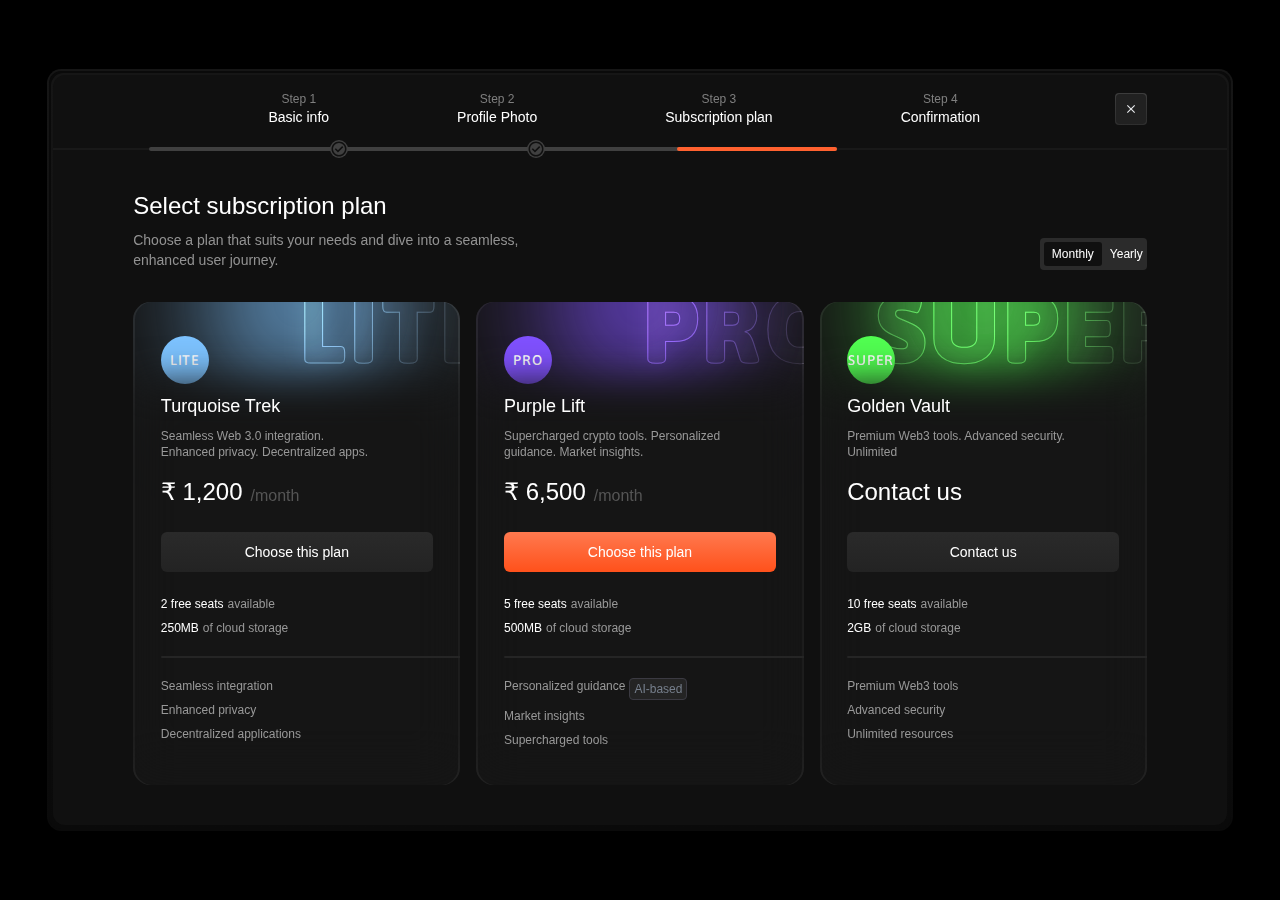
<file: subscription-page-01/html-css-js/index.html>
<!DOCTYPE html>
<html lang="en">

<head>
    <meta charset="UTF-8">
    <meta name="viewport" content="width=device-width, initial-scale=1.0">
    <title>Subscription Page</title>
    <link href="https://fonts.googleapis.com/css2?family=Asap:ital,wght@0,100..900;1,100..900&display=swap"
        rel="stylesheet">
    <link rel="stylesheet" href="./styles.css">
</head>

<body>
    <main class="subscription_page">
        <!-- other border -->
        <div class="outer_bg_border">
            <div class="inner_bg_border">
                <div class="inner_bg_border2">
                    <!-- header navigation -->
                    <div class="header_navigation">
                        <div>
                            <div class="items_horizontal_between">
                                <div class=""></div>
                                <div class="header_nav">
                                    <div class="items_vertical">
                                        <div class="header_nav_item1">Step 1</div>
                                        <div class="header_nav_item2">Basic info</div>
                                    </div>
                                    <div class="items_vertical">
                                        <div class="header_nav_item1">Step 2</div>
                                        <div class="header_nav_item2">Profile Photo</div>
                                    </div>
                                    <div class="items_vertical">
                                        <div class="header_nav_item1">Step 3</div>
                                        <div class="header_nav_item2">Subscription plan</div>
                                    </div>
                                    <div class="items_vertical">
                                        <div class="header_nav_item1">Step 4</div>
                                        <div class="header_nav_item2">Confirmation</div>
                                    </div>
                                </div>
                                <div class="header_nav_close_button">
                                    <div class="nav_close">
                                        <svg xmlns="http://www.w3.org/2000/svg" height="14px" viewBox="0 -960 960 960"
                                            width="14px" fill="#e8eaed">
                                            <path
                                                d="m256-200-56-56 224-224-224-224 56-56 224 224 224-224 56 56-224 224 224 224-56 56-224-224-224 224Z" />
                                        </svg>
                                    </div>
                                </div>
                            </div>
                        </div>
                        <!-- progress tracker -->
                        <div class="nav_progress_tracker">
                            <div class="nav_progress_tracker_item1">
                                <svg xmlns="http://www.w3.org/2000/svg" height="18px" viewBox="0 -960 960 960"
                                    width="18px" fill="#101010">
                                    <path
                                        d="m424-296 282-282-56-56-226 226-114-114-56 56 170 170Zm56 216q-83 0-156-31.5T197-197q-54-54-85.5-127T80-480q0-83 31.5-156T197-763q54-54 127-85.5T480-880q83 0 156 31.5T763-763q54 54 85.5 127T880-480q0 83-31.5 156T763-197q-54 54-127 85.5T480-80Zm0-80q134 0 227-93t93-227q0-134-93-227t-227-93q-134 0-227 93t-93 227q0 134 93 227t227 93Zm0-320Z" />
                                </svg>
                            </div>
                            <div class="nav_progress_tracker_item2">
                                <svg xmlns="http://www.w3.org/2000/svg" height="18px" viewBox="0 -960 960 960"
                                    width="18px" fill="#101010">
                                    <path
                                        d="m424-296 282-282-56-56-226 226-114-114-56 56 170 170Zm56 216q-83 0-156-31.5T197-197q-54-54-85.5-127T80-480q0-83 31.5-156T197-763q54-54 127-85.5T480-880q83 0 156 31.5T763-763q54 54 85.5 127T880-480q0 83-31.5 156T763-197q-54 54-127 85.5T480-80Zm0-80q134 0 227-93t93-227q0-134-93-227t-227-93q-134 0-227 93t-93 227q0 134 93 227t227 93Zm0-320Z" />
                                </svg>
                            </div>
                            <div class="nav_progress_highlighter"></div>
                        </div>
                    </div>

                    <!-- subscription card section -->
                    <div class="subscription_card_section">
                        <div>
                            <!-- subscription text section -->
                            <div class="subscription_card_section_top_text">
                                <div class="top_text_item1">Select subscription plan</div>
                                <div class="top_text_item2">Choose a plan that suits your needs and dive into a
                                    seamless, enhanced user journey.</div>
                                <div class="monthly_yearly_toggle">
                                    <div class="items_horizontal_between monthly_yearly_toggle_gap">
                                        <div class="monthly_yearly_toggle_Monthly">Monthly</div>
                                        <div>Yearly</div>
                                    </div>
                                </div>
                            </div>
                        </div>

                        <!-- subscription cards section -->
                        <div class="subscription_cards">

                            <!-- subscription card 1 -->
                            <div>
                                <div class="card_bg_border">
                                    <div class="card_bg_body">
                                        <!-- top blur effect -->
                                        <div class="card_select_none">
                                            <div class="card_blur_effect lite"></div>
                                            <div class="subscription_card_section_top_text asap-500">
                                                <div class="card_blur_effect_text">LITE</div>
                                                <div class="card_blur_effect_text_glow">LITE</div>
                                            </div>
                                        </div>

                                        <!-- card body -->
                                        <div class="card_body">
                                            <!-- card icon  -->
                                            <div class="card_body_icon lite asap-500">LITE</div>

                                            <!-- card section -->
                                            <div class="card_section">
                                                <div class="card_section_title">Turquoise Trek</div>
                                                <div class="card_section_subtitle">
                                                    <div>Seamless Web 3.0 integration.</div>
                                                    <div>Enhanced privacy. Decentralized apps.</div>
                                                </div>
                                                <div class="card_section_price">&#8377; 1,200
                                                    <div class="card_section_price_tenure">/month</div>
                                                </div>
                                                <div
                                                    class="card_section_choose_plan card_section_choose_plan_hover_orange">
                                                    Choose this plan</div>

                                                <div class="card_section_lists">
                                                    <div class="card_section_lists_item1">
                                                        <div class="card_section_lists_item2">2 free seats</div>
                                                        available
                                                    </div>
                                                    <div class="card_section_lists_item1">
                                                        <div class="card_section_lists_item2">250MB</div> of cloud
                                                        storage
                                                    </div>
                                                </div>

                                                <!-- divider -->
                                                <div class="card_section_list_divider"></div>
                                                <div class="card_section_lists">
                                                    <div class="card_section_lists_item1">Seamless integration</div>
                                                    <div class="card_section_lists_item1">Enhanced privacy</div>
                                                    <div class="card_section_lists_item1">Decentralized applications
                                                    </div>
                                                </div>
                                            </div>
                                            <div class="card_section_blur_bg"></div>
                                        </div>
                                    </div>
                                </div>
                            </div>

                            <!-- subscription card 2 -->
                            <div>
                                <div class="card_bg_border">
                                    <div class="flex-col items-center justify-center card_bg_body">
                                        <!-- top blur effect -->
                                        <div class="card_select_none">
                                            <div class="card_blur_effect pro"></div>
                                            <div class="subscription_card_section_top_text asap-500">
                                                <div class="card_blur_effect_text">PRO</div>
                                                <div class="card_blur_effect_text_glow">PRO</div>
                                            </div>
                                        </div>

                                        <!-- card body -->
                                        <div class="card_body">
                                            <!-- card icon  -->
                                            <div class="card_body_icon pro asap-500">PRO</div>

                                            <!-- card section -->
                                            <div class="card_section">
                                                <div class="card_section_title">Purple Lift</div>
                                                <div class="card_section_subtitle">
                                                    <div>Supercharged crypto tools. Personalized</div>
                                                    <div>guidance. Market insights.</div>
                                                </div>
                                                <div class="card_section_price">&#8377; 6,500
                                                    <div class="card_section_price_tenure">/month</div>
                                                </div>
                                                <div class="card_section_choose_plan card_section_choose_plan_orange">
                                                    Choose this plan</div>

                                                <div class="card_section_lists">
                                                    <div class="card_section_lists_item1">
                                                        <div class="card_section_lists_item2">5 free seats</div>
                                                        available
                                                    </div>
                                                    <div class="card_section_lists_item1">
                                                        <div class="card_section_lists_item2">500MB</div> of cloud
                                                        storage
                                                    </div>
                                                </div>

                                                <!-- divider -->
                                                <div class="card_section_list_divider"></div>
                                                <div class="card_section_lists">
                                                    <div class="card_section_lists_item1">Personalized guidance <div class="card_section_list_ai_based">AI-based</div></div>
                                                    <div class="card_section_lists_item1">Market insights</div>
                                                    <div class="card_section_lists_item1">Supercharged tools</div>
                                                </div>
                                            </div>
                                            <div class="card_section_blur_bg"></div>
                                        </div>
                                    </div>
                                </div>
                            </div>

                            <!-- subscription card 3 -->
                            <div>
                                <div class="card_bg_border">
                                    <div class="card_bg_body">
                                        <!-- top blur effect -->
                                        <div class="card_select_none">
                                            <div class="card_blur_effect super"></div>
                                            <div class="subscription_card_section_top_text asap-500">
                                                <div class="card_blur_effect_text">SUPER</div>
                                                <div class="card_blur_effect_text_glow">SUPER</div>
                                            </div>
                                        </div>

                                        <!-- card body -->
                                        <div class="card_body">
                                            <!-- card icon  -->
                                            <div class="card_body_icon super asap-500">SUPER</div>

                                            <!-- card section -->
                                            <div class="card_section">
                                                <div class="card_section_title">Golden Vault</div>
                                                <div class="card_section_subtitle">
                                                    <div>Premium Web3 tools. Advanced security.</div>
                                                    <div>Unlimited <resources class=""></resources></div>
                                                </div>
                                                <div class="card_section_price">Contact us</div>
                                                <div
                                                    class="card_section_choose_plan card_section_choose_plan_contact_us">
                                                    Contact us</div>

                                                <div class="card_section_lists">
                                                    <div class="card_section_lists_item1">
                                                        <div class="card_section_lists_item2">10 free seats</div>
                                                        available
                                                    </div>
                                                    <div class="card_section_lists_item1">
                                                        <div class="card_section_lists_item2">2GB</div> of cloud storage
                                                    </div>
                                                </div>

                                                <!-- divider -->
                                                <div class="card_section_list_divider"></div>
                                                <div class="card_section_lists">
                                                    <div class="card_section_lists_item1">Premium Web3 tools</div>
                                                    <div class="card_section_lists_item1">Advanced security</div>
                                                    <div class="card_section_lists_item1">Unlimited resources</div>
                                                </div>
                                            </div>
                                            <div class="card_section_blur_bg"></div>
                                        </div>
                                    </div>
                                </div>
                            </div>
                        </div>
                        <!-- end of subscription cards section -->
                    </div>
                    <!-- end of subscription card section -->
                </div>
            </div>
        </div>
    </main>
</body>

</html>
</file>
<file: subscription-page-01/html-css-js/styles.css>
@tailwind base;
@tailwind components;
@tailwind utilities;

body {
    padding: 0;
    margin: 0;
    box-sizing: border-box;
    font-family: Arial, Helvetica, sans-serif;
    font-optical-sizing: auto;
    font-style: normal;
}

.stroke-white {
    -webkit-text-stroke: 1px rgba(255, 255, 255, 1);
    /* Adjust the width and color as needed */
}

.asap-500 {
    font-family: "Asap", sans-serif;
    font-optical-sizing: auto;
    font-weight: 500;
    font-style: normal;
    font-variation-settings:
        "wdth" 100;
}

.subscription_page {
    display: flex;
    align-items: center;
    justify-content: center;
    background-color: #000;
    color: #fff;
    min-height: 100dvh;
}

.outer_bg_border {
    width: 100%;
    height: 100%;
    position: relative;
    padding: 0.125rem;
    margin-left: 15rem;
    margin-right: 15rem;
    border-radius: 0.9rem;
    background-image: linear-gradient(to bottom, #161616, #0a0a0a)
}

.inner_bg_border {
    display: flex;
    align-items: center;
    justify-content: center;
    padding: 0.125rem;
    background-color: #0a0a0a;
    border-radius: 0.75rem;
}

.inner_bg_border2 {
    width: 100%;
    height: 100%;
    position: relative;
    padding: 0.125rem;
    border-radius: 0.8rem;
    background-image: linear-gradient(to bottom, #161616, #0a0a0a)
}

.header_navigation {
    padding-left: 5rem;
    padding-right: 5rem;
    border-top-left-radius: 0.75rem;
    border-top-right-radius: 0.75rem;
    border-bottom: solid;
    border-bottom-width: 2px;
    border-color: #191919;
    background-color: #101010;
}

.items_horizontal_between {
    display: flex;
    align-items: center;
    justify-content: space-between;
}

.items_vertical {
    display: flex;
    flex-direction: column;
    align-items: center;
    justify-content: center;
}

.header_nav {
    display: flex;
    gap: 8rem;
    padding: 1rem;
}

.header_nav_item1 {
    color: #7f7f7f;
    font-size: 0.75rem;
    line-height: 1rem;
    font-weight: 500;
}

.header_nav_item2 {
    font-size: 0.875rem;
    line-height: 1.25rem;
}

.header_nav_close_button {
    position: relative;
    padding: 0.05rem;
    border-radius: 0.25rem;
    background-image: linear-gradient(to bottom, #3c3c3c, #2e2e2e);
    transition-property: color, background-color, border-color, text-decoration-color, fill, stroke;
    transition-timing-function: cubic-bezier(0.4, 0, 0.2, 1);
    transition-duration: 150ms;
    transition-duration: 300ms;
    transition-timing-function: cubic-bezier(0.4, 0, 0.2, 1);
}

.header_nav_close_button:hover {
    background-image: linear-gradient(to bottom, #2e2e2e, #3c3c3c);
    cursor: pointer;
}

.nav_close {
    display: flex;
    align-items: center;
    justify-content: center;
    padding: 0.5rem;
    background-color: #212121;
    font-size: 0.75rem;
    line-height: 1rem;
    border-radius: 0.25rem;
}

.nav_progress_tracker {
    display: flex;
    position: relative;
    margin-top: 0.25rem;
    margin-left: 1rem;
    margin-right: 1rem;
    margin-bottom: -3px;
    width: 43rem;
    height: 0.25rem;
    border-radius: 0.25rem;
    align-items: center;
    justify-content: flex-end;
    background-color: #404040;
}

.nav_progress_tracker_item1 {
    position: absolute;
    display: flex;
    align-items: center;
    justify-content: center;
    left: 11.3rem;
    background-color: #404040;
    border-radius: 9999px;
}

.nav_progress_tracker_item2 {
    position: absolute;
    display: flex;
    align-items: center;
    justify-content: center;
    left: 23.6rem;
    background-color: #404040;
    border-radius: 9999px;
}

.nav_progress_highlighter {
    background-color: #ff612f;
    height: 0.25rem;
    width: 10rem;
    border-radius: 9999px;
}

.subscription_card_section {
    padding: 2.5rem 5rem 2.5rem 5rem;
    background-color: #101010;
    border-bottom-right-radius: 0.75rem;
    border-bottom-left-radius: 0.75rem;
}

.subscription_card_section_top_text {
    position: relative;
}

.top_text_item1 {
    font-size: 1.5rem;
    line-height: 2rem;
}

.top_text_item2 {
    color: #929292;
    width: 25rem;
    font-size: 0.875rem;
    line-height: 1.25rem;
    margin-top: 0.5rem;
    margin-bottom: 0.5rem;
}

.monthly_yearly_toggle {
    position: absolute;
    right: 0px;
    bottom: 0px;
    border-radius: 4px;
    padding: 0.25rem;
    padding-left: -1rem;
    background-color: #2b2b2b;
    font-size: 0.75rem;
    line-height: 1rem;
    width: fit-content;
}

.monthly_yearly_toggle_gap {
    gap: 0.5rem;
}

.monthly_yearly_toggle_Monthly {
    padding: 0.25rem 0.5rem 0.25rem 0.5rem;
    box-shadow: var(0, 0 0 #0000), var(0, 0 0 #0000), inset 0 2px 4px 0 rgb(0 0 0 / 0.05);
    background-color: #101010;
    border-radius: 3px;
}


.subscription_cards {
    margin-top: 2rem;
    display: flex;
    gap: 1rem;
    align-items: center;
    justify-content: space-between;
}

.card_bg_border {
    position: relative;
    width: fit-content;
    padding-inline: 0.125rem;
    border-radius: 1.1rem;
    background-image: linear-gradient(to bottom, #242424, #242424);
    overflow: clip;
}

.card_bg_body {
    width: 20rem;
    height: 30rem;
    padding: 0.1rem;
    background-color: #151515;
    border-radius: 1.1rem;
}

.card_select_none {
    position: relative;
    user-select: none;
}

.card_blur_effect {
    position: absolute;
    transform: translate(50%, -50%);
    filter: blur(65px);
    width: 10rem;
    height: 10rem;
    border-radius: 9999px;
}

.lite {
    background-color: #7DC3FF;
}

.pro {
    background-color: #8051FF;
}

.super {
    background-color: #51FF51;
}

.card_blur_effect_text_glow {
    position: absolute;
    mix-blend-mode: overlay;
    top: -1.5rem;
    right: -2.5rem;
    font-size: 6rem;
    line-height: 1;
    color: rgb(255 255 255 / 0.1);
    font-weight: 900;
    letter-spacing: 0.05em;
    stroke: #fff;
    filter: blur(10px);
    -webkit-text-stroke: 1px rgba(255, 255, 255, 1);
}

.card_blur_effect_text {
    mix-blend-mode: overlay;
    position: absolute;
    top: -1.5rem;
    right: -2.5rem;
    font-size: 6rem;
    line-height: 1;
    color: rgb(255 255 255 / 0.1);
    font-weight: 900;
    letter-spacing: 0.05em;
    stroke: #fff;
    -webkit-text-stroke: 1px rgba(255, 255, 255, 1);
}

.card_body {
    position: relative;
    height: 80%;
    margin-top: 2.5rem;
}

.card_body_icon {
    margin-top: -0.5rem;
    margin-left: 1.5rem;
    display: flex;
    align-items: center;
    justify-content: center;
    box-shadow: var(0, 0 0 #0000), var(0, 0 0 #0000), inset 0 2px 4px 0 rgb(0 0 0 / 0.05);
    width: 3rem;
    height: 3rem;
    border-radius: 9999px;
    letter-spacing: 0.05em;
    font-size: 0.875rem;
    line-height: 1.25rem;
}

.card_section {
    position: absolute;
    z-index: 10;
    padding-left: 1.5rem;
    padding-right: 1.5rem;
    width: 100%;
}

.card_section_blur_bg {
    position: absolute;
    background-color: #151515;
    height: 100%;
    width: 100%;
    filter: blur(20px);
}

.card_section_title {
    font-size: 1.125rem;
    line-height: 1.75rem;
    margin-top: 0.5rem;
    margin-bottom: 0.5rem;
}

.card_section_subtitle {
    color: #989898;
    font-size: 0.75rem;
    line-height: 1rem;
}

.card_section_price {
    margin-top: 1rem;
    margin-bottom: 1rem;
    display: flex;
    gap: 0.5rem;
    font-size: 1.5rem;
    line-height: 2rem;
    align-items: flex-end;
}

.card_section_price_tenure {
    color: #555555;
    font-size: 1rem;
    line-height: 1.5rem;
}

.card_section_choose_plan {
    background-image: linear-gradient(to bottom, #2a2a2a, #232323);
    border-radius: 0.375rem;
    width: 85%;
    margin-top: 1.5rem;
    margin-bottom: 1.5rem;
    padding-top: 0.625rem;
    padding-bottom: 0.625rem;
    box-shadow: var(0, 0 0 #0000), var(0, 0 0 #0000), inset 0 2px 4px 0 rgb(0 0 0 / 0.05);
    font-size: 0.875rem;
    line-height: 1.25rem;
    text-align: center;
    font-weight: 500;
    transition-property: all;
    transition-timing-function: cubic-bezier(0.4, 0, 0.2, 1);
    transition-duration: 150ms;
    transition-duration: 500ms;
    transition-timing-function: cubic-bezier(0.4, 0, 0.2, 1);
    background-size: 200%;
    cursor: pointer;
}

.card_section_choose_plan_orange {
    background-image: linear-gradient(to bottom, #FF794F, #FF511B);
}

.card_section_choose_plan_contact_us {
    background-image: linear-gradient(to bottom, #2A2A2A, #232323);
}

.card_section_choose_plan_contact_us:hover {
    background-image: linear-gradient(to bottom, #232323, #2A2A2A);
}

.card_section_choose_plan_hover_orange:hover {
    background-image: linear-gradient(to bottom, #FF794F, #FF511B);
}

.card_section_list_divider {
    background-color: #252525;
    width: 100%;
    height: 0.125rem;
    border-radius: 0.25rem;
}

.card_section_lists {
    display: flex;
    flex-direction: column;
    gap: 0.5rem;
    margin-top: 1.25rem;
    margin-bottom: 1.25rem;
}

.card_section_lists_item1 {
    display: flex;
    gap: 0.25rem;
    font-size: 0.75rem;
    line-height: 1rem;
    color: #989898;
}

.card_section_lists_item2 {
    color: #fff;
}

.card_section_list_ai_based {
    background-color: #242424;
    border: solid;
    border-width: 1px;
    border-color: #3B3A42;
    color: #767F8C;
    padding: 0.125rem 0.25rem 0.125rem 0.25rem;
    border-radius: 0.25rem;
}
</file>
